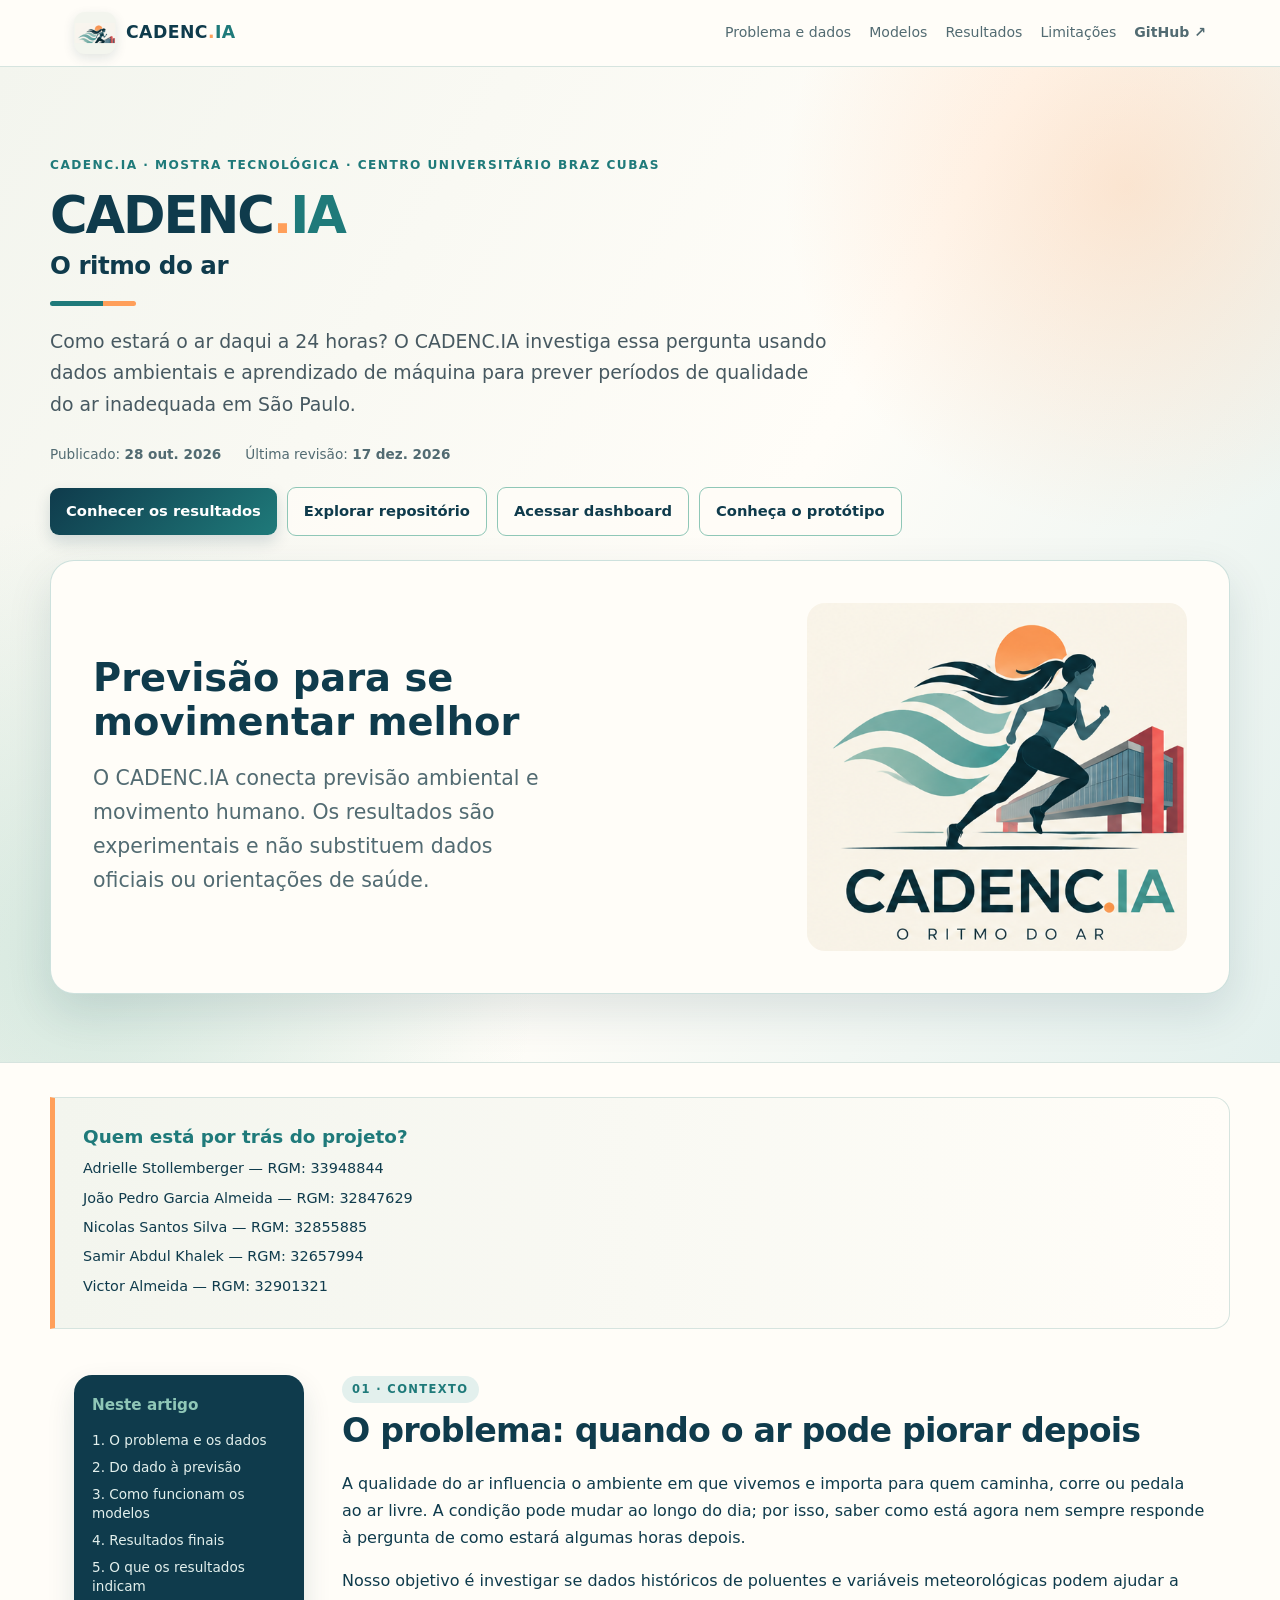
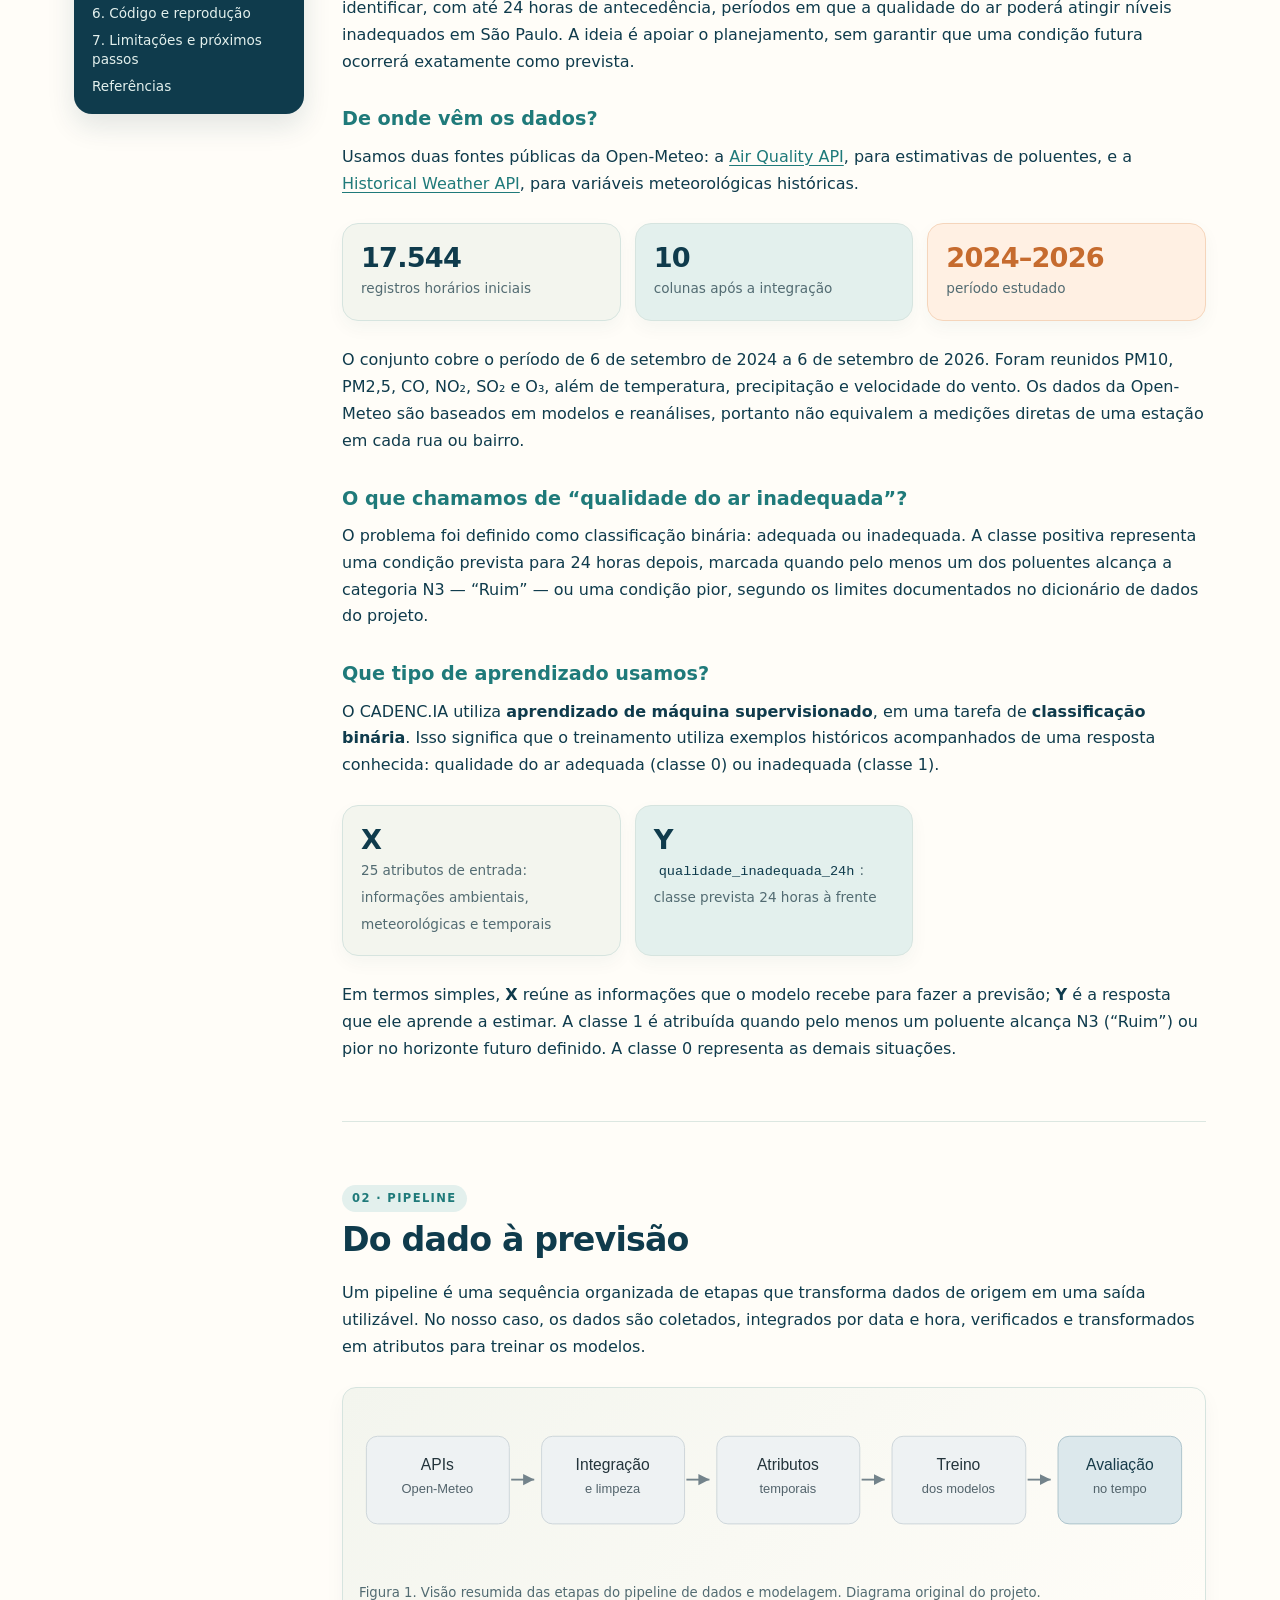
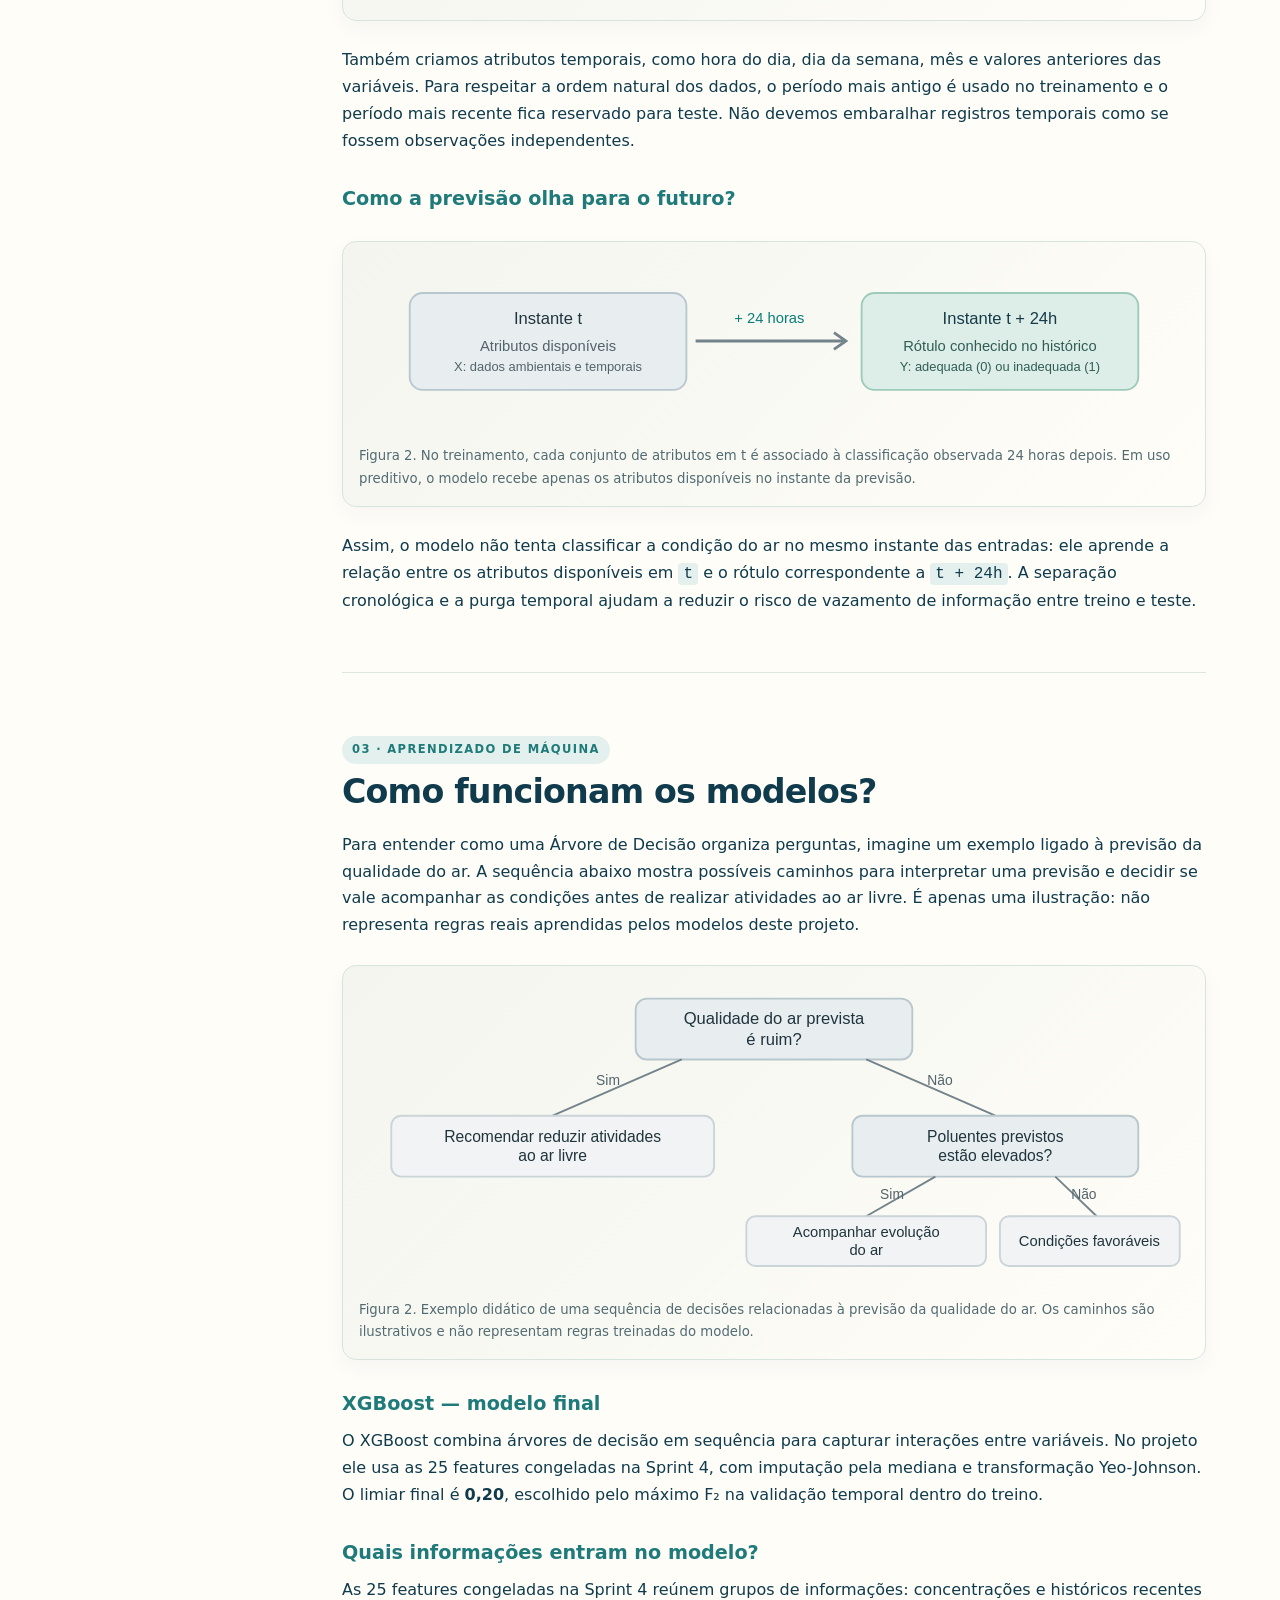
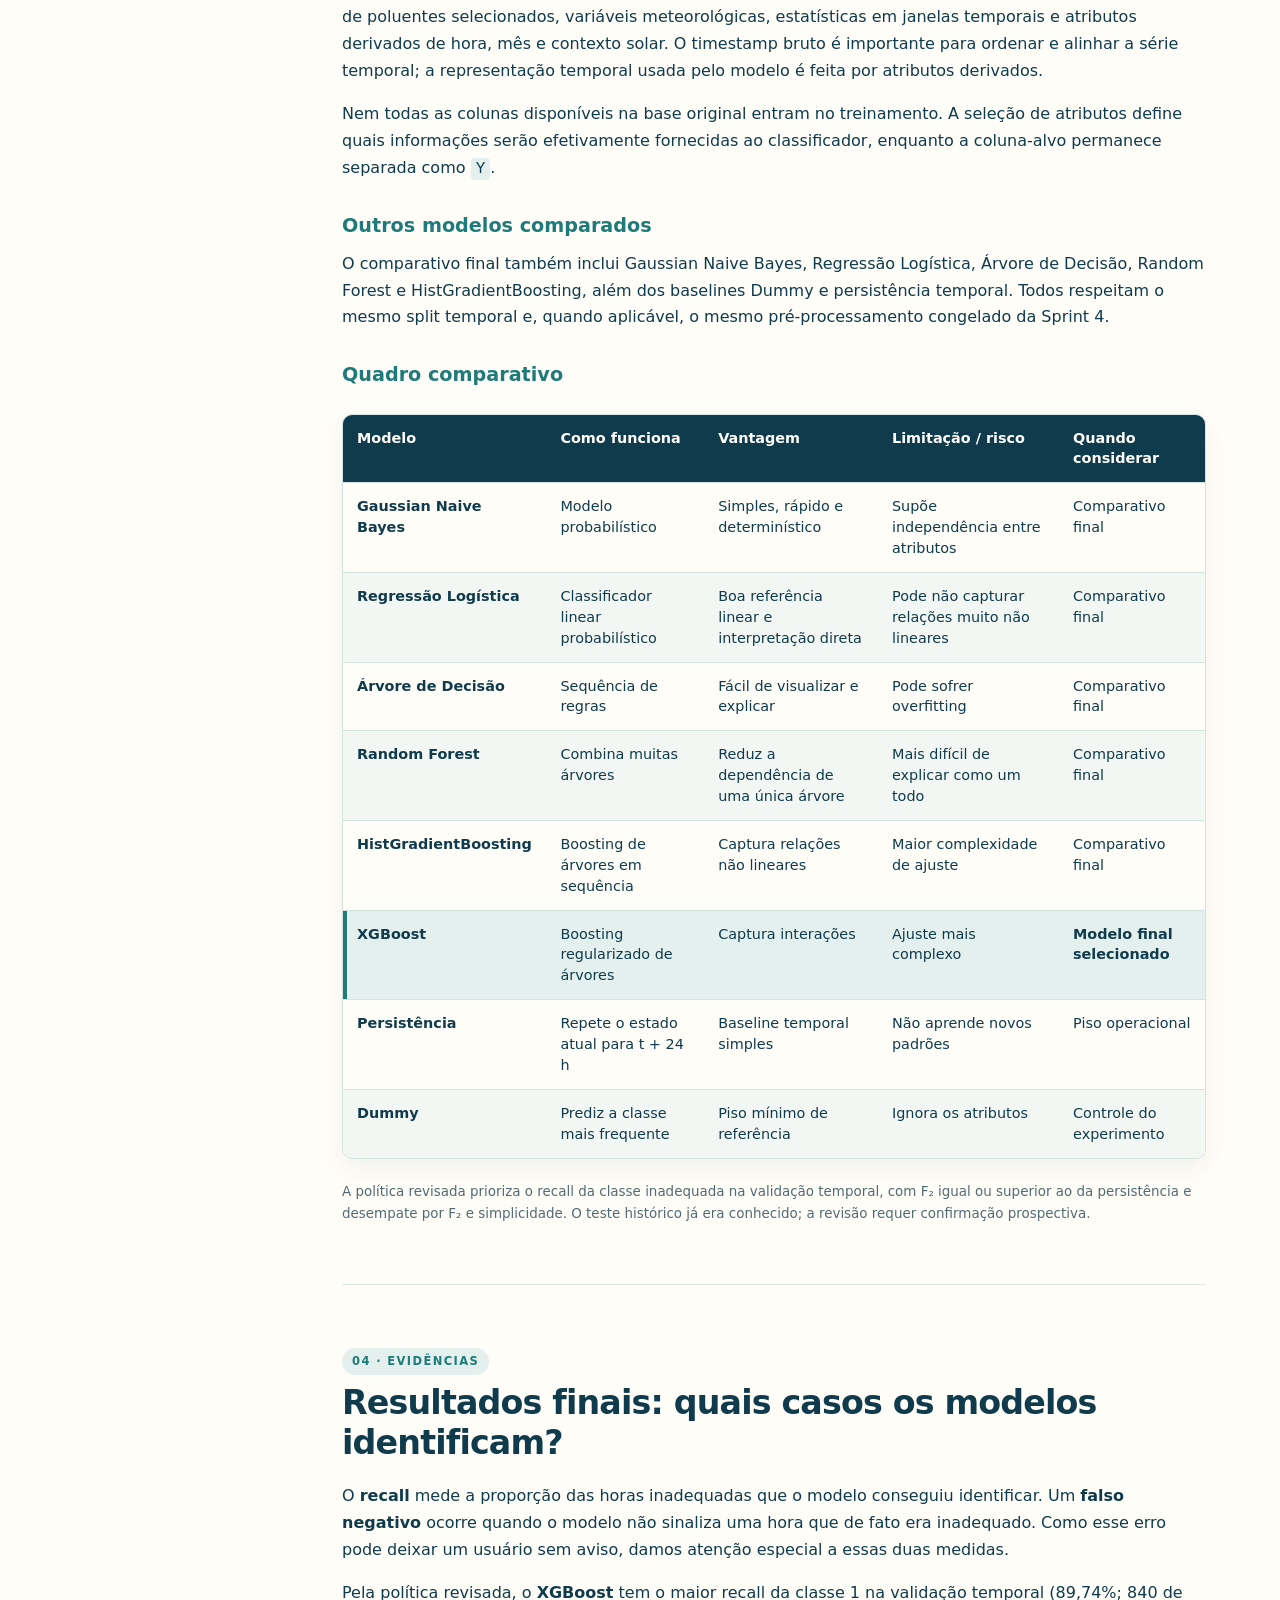
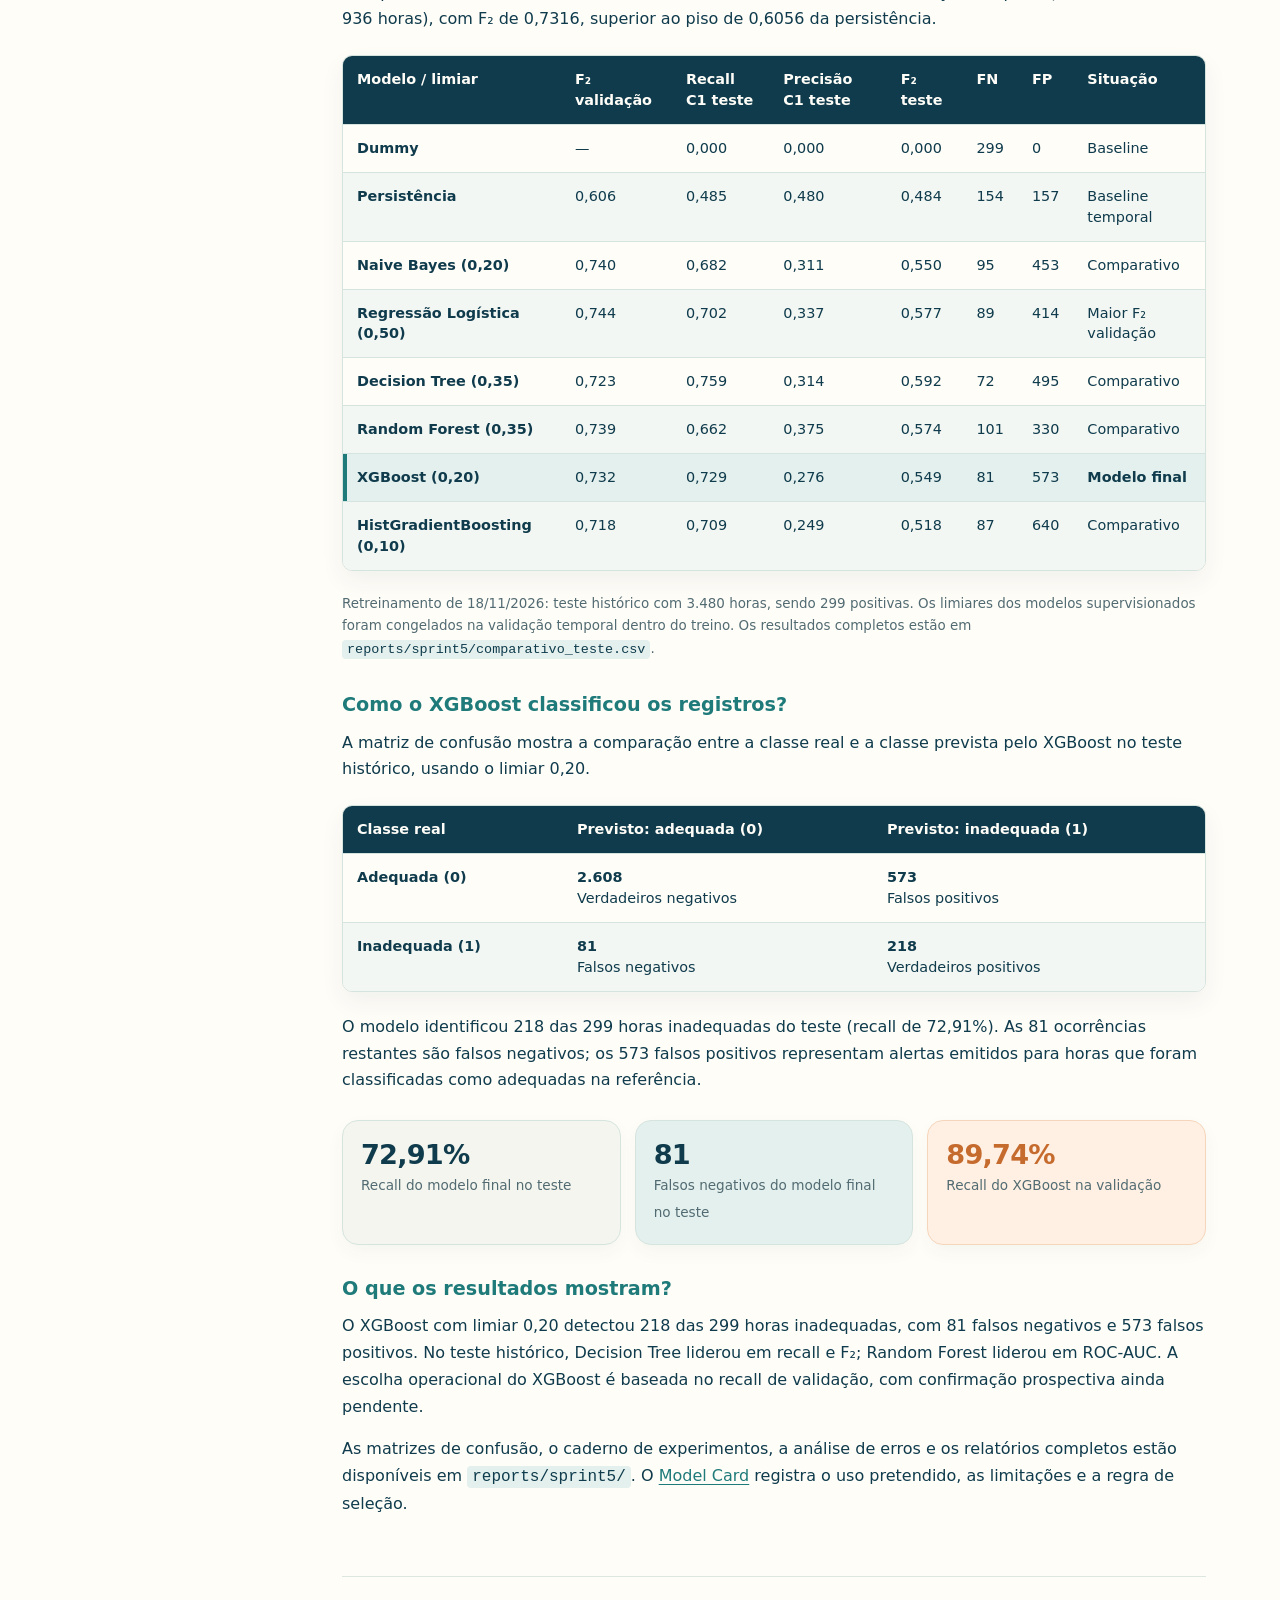
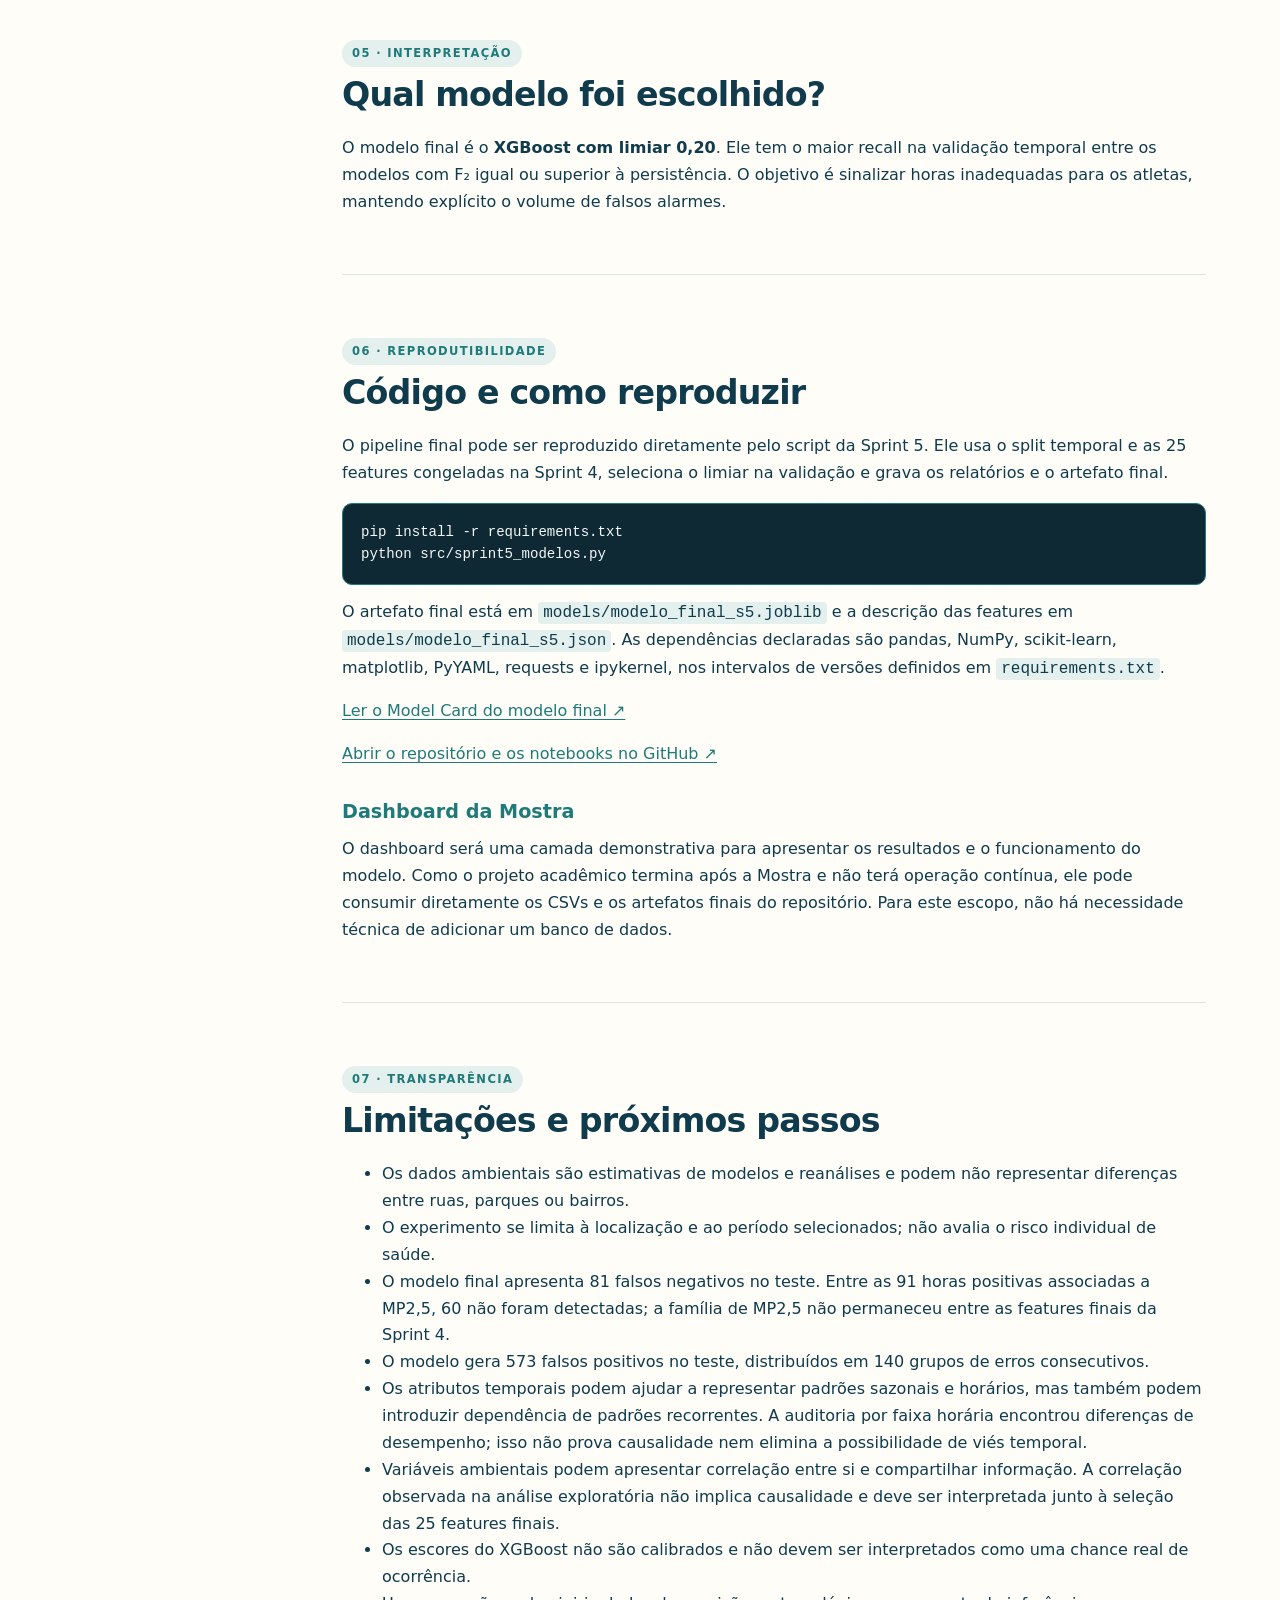
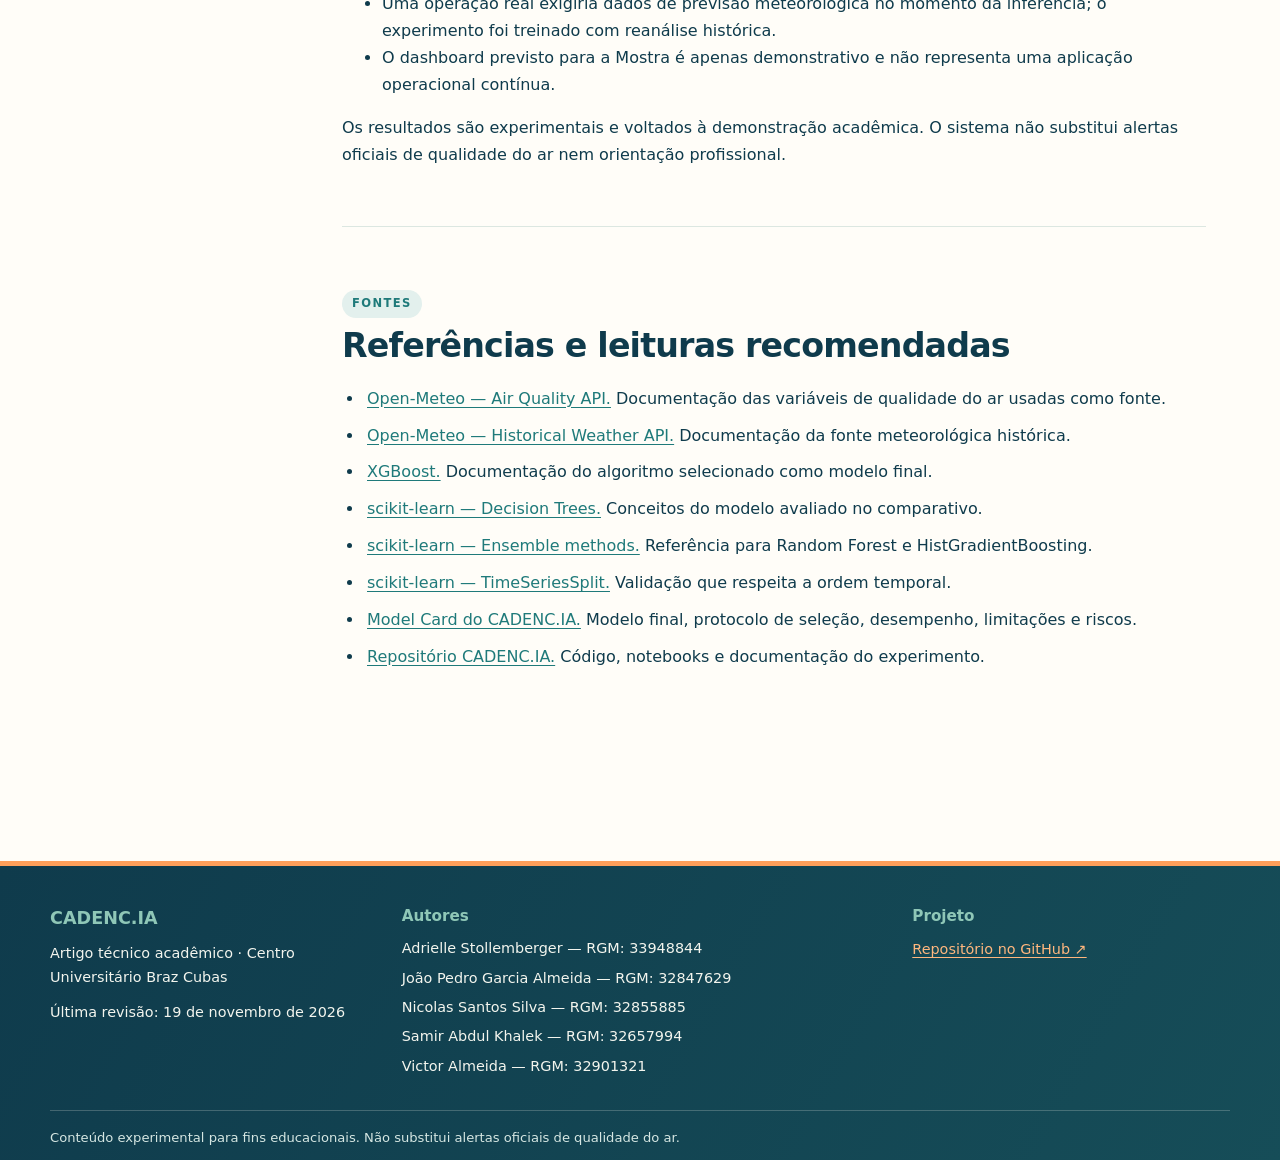
<file: docs/index.html>
<!doctype html>
<html lang="pt-BR">
<head>
  <meta charset="utf-8">
  <meta name="viewport" content="width=device-width, initial-scale=1">
  <meta name="description" content="CADENC.IA é um projeto de inteligência artificial para prever períodos de qualidade do ar inadequada em São Paulo.">
  <title>CADENC.IA | O ritmo do ar</title>
  <link rel="stylesheet" href="assets/style.css">
  <style>
    #inicio.hero {
      display: flex;
      flex-direction: column;
      align-items: stretch;
      gap: 24px;
    }
    #inicio .hero-copy,
    #inicio .hero-note {
      width: 100%;
      max-width: none;
      min-width: 0;
      margin-left: 0;
      margin-right: 0;
      box-sizing: border-box;
    }
    #inicio .hero-actions {
      display: flex;
      flex-wrap: wrap;
      align-items: center;
      gap: 10px;
      margin-top: 20px;
    }
    #inicio .hero-note {
      display: grid;
      grid-template-columns: minmax(0, 1fr) minmax(260px, 42%);
      align-items: center;
      gap: clamp(20px, 4vw, 55px);
      padding: clamp(22px, 4vw, 42px);
      text-align: left;
    }
    #inicio .hero-note-text { min-width: 0; }
    #inicio .hero-note .hero-logo {
      display: block;
      grid-column: 2;
      grid-row: 1;
      width: 100%;
      max-width: 380px;
      height: auto;
      object-fit: contain;
      justify-self: end;
      margin: 0;
    }
    
    /* Texto do quadro "Previsão para se movimentar melhor" —
       seletores reforçados + !important para vencer regras do assets/style.css */
    #inicio.hero .hero-note .hero-note-text h2 {
      margin: 0 0 18px !important;
      font-size: clamp(2rem, 3vw, 3rem) !important;
      line-height: 1.15 !important;
    }
    #inicio.hero .hero-note .hero-note-text p {
      margin: 0 !important;
      padding: 0 !important;
      font-size: clamp(1.2rem, 1.6vw, 1.55rem) !important;
      line-height: 1.65 !important;
      max-width: 36ch !important;
    }

    @media (max-width: 700px) {
      #inicio .hero-note {
        grid-template-columns: 1fr;
      }
      #inicio .hero-note .hero-logo {
        grid-column: 1;
        grid-row: auto;
        justify-self: center;
      }
      #inicio.hero .hero-note .hero-note-text h2 {
        font-size: clamp(1.7rem, 7vw, 2.3rem) !important;
      }
      #inicio.hero .hero-note .hero-note-text p {
        font-size: clamp(1.05rem, 4.2vw, 1.25rem) !important;
        max-width: none !important;
      }
    }
  </style>
</head>
<body>
  <a class="skip-link" href="#conteudo">Pular para o conteúdo</a>
  <header class="site-header">
    <div class="nav-wrap">
      <a class="brand" href="#inicio" aria-label="CADENC.IA, início">
        <img class="brand-mark" src="assets/cadencia-icone-clara.png" alt="" aria-hidden="true">
        <span>CADENC<span class="brand-dot">.</span><span class="brand-ia">IA</span></span>
      </a>
      <button class="menu-toggle" aria-expanded="false" aria-controls="site-nav">Menu</button>
      <nav id="site-nav" aria-label="Navegação principal">
        <a href="#problema">Problema e dados</a>
        <a href="#modelos">Modelos</a>
        <a href="#resultados">Resultados</a>
        <a href="#limitacoes">Limitações</a>
        <a class="nav-link" href="https://github.com/Adri22K/Projeto-TrilhaB" target="_blank" rel="noopener noreferrer">GitHub ↗</a>
      </nav>
    </div>
  </header>

  <main id="conteudo">
    <section class="hero" id="inicio">
      <div class="hero-copy">
        <p class="eyebrow">CADENC.IA · Mostra Tecnológica · Centro Universitário Braz Cubas</p>
        <h1><span class="wordmark">CADENC<span class="brand-dot">.</span><span class="brand-ia">IA</span></span><span class="hero-title-sub">O ritmo do ar</span></h1>
        <p class="hero-lead">Como estará o ar daqui a 24 horas? O CADENC.IA investiga essa pergunta usando dados ambientais e aprendizado de máquina para prever períodos de qualidade do ar inadequada em São Paulo.</p>
        <div class="meta-line"><span>Publicado: <strong>28 out. 2026</strong></span><span>Última revisão: <strong>17 dez. 2026</strong></span></div>
        <div class="hero-actions">
          <a class="button button-primary" href="#resultados">Conhecer os resultados</a>
          <a class="button button-secondary" href="https://github.com/Adri22K/Projeto-TrilhaB" target="_blank" rel="noopener noreferrer">Explorar repositório</a>
          <a class="button button-secondary" href="https://projeto-cadencia.streamlit.app/" target="_blank" rel="noopener noreferrer"> Acessar dashboard </a>    
          <a class="button button-secondary" href="https://act-frill-79350993.figma.site/" target="_blank" rel="noopener noreferrer"> Conheça o protótipo </a>
        </div>
      </div>
      
      <aside class="hero-note">
        <div class="hero-note-text">
          <h2>Previsão para se movimentar melhor</h2>
          <p>O CADENC.IA conecta previsão ambiental e movimento humano. Os resultados são experimentais e não substituem dados oficiais ou orientações de saúde.</p>
        </div>
        <img class="hero-logo" src="assets/cadencia-logo-clara.png" alt="Logo CADENC.IA em fundo claro, com pessoa correndo, linhas de vento, sol laranja e referência visual ao MASP">
      </aside>
    </section>

    <section class="authors-strip" aria-labelledby="autores-abertura">
      <h2 id="autores-abertura">Quem está por trás do projeto?</h2>
      <ul class="author-list">
        <li>Adrielle Stollemberger — RGM: 33948844</li>
        <li>João Pedro Garcia Almeida — RGM: 32847629</li>
        <li>Nicolas Santos Silva — RGM: 32855885</li>
        <li>Samir Abdul Khalek — RGM: 32657994</li>
        <li>Victor Almeida — RGM: 32901321</li>
      </ul>
    </section>

    <div class="content-grid">
      <aside class="toc">
        <h2>Neste artigo</h2>
        <nav aria-label="Índice do artigo">
          <a href="#problema">1. O problema e os dados</a>
          <a href="#pipeline">2. Do dado à previsão</a>
          <a href="#modelos">3. Como funcionam os modelos</a>
          <a href="#resultados">4. Resultados finais</a>
          <a href="#recomendacao">5. O que os resultados indicam</a>
          <a href="#reproducao">6. Código e reprodução</a>
          <a href="#limitacoes">7. Limitações e próximos passos</a>
          <a href="#referencias">Referências</a>
        </nav>
      </aside>

      <article class="article">
        <section id="problema">
          <p class="section-kicker">01 · Contexto</p>
          <h2>O problema: quando o ar pode piorar depois</h2>
          <p>A qualidade do ar influencia o ambiente em que vivemos e importa para quem caminha, corre ou pedala ao ar livre. A condição pode mudar ao longo do dia; por isso, saber como está agora nem sempre responde à pergunta de como estará algumas horas depois.</p>
          <p>Nosso objetivo é investigar se dados históricos de poluentes e variáveis meteorológicas podem ajudar a identificar, com até 24 horas de antecedência, períodos em que a qualidade do ar poderá atingir níveis inadequados em São Paulo. A ideia é apoiar o planejamento, sem garantir que uma condição futura ocorrerá exatamente como prevista.</p>
          <h3>De onde vêm os dados?</h3>
          <p>Usamos duas fontes públicas da Open-Meteo: a <a href="https://open-meteo.com/en/docs/air-quality-api" target="_blank" rel="noopener noreferrer">Air Quality API</a>, para estimativas de poluentes, e a <a href="https://open-meteo.com/en/docs/historical-weather-api" target="_blank" rel="noopener noreferrer">Historical Weather API</a>, para variáveis meteorológicas históricas.</p>
          <div class="stat-row">
            <div class="stat"><strong>17.544</strong><span>registros horários iniciais</span></div>
            <div class="stat"><strong>10</strong><span>colunas após a integração</span></div>
            <div class="stat"><strong>2024–2026</strong><span>período estudado</span></div>
          </div>
          <p>O conjunto cobre o período de 6 de setembro de 2024 a 6 de setembro de 2026. Foram reunidos PM10, PM2,5, CO, NO₂, SO₂ e O₃, além de temperatura, precipitação e velocidade do vento. Os dados da Open-Meteo são baseados em modelos e reanálises, portanto não equivalem a medições diretas de uma estação em cada rua ou bairro.</p>
          <h3>O que chamamos de “qualidade do ar inadequada”?</h3>
          <p>O problema foi definido como classificação binária: adequada ou inadequada. A classe positiva representa uma condição prevista para 24 horas depois, marcada quando pelo menos um dos poluentes alcança a categoria N3 — “Ruim” — ou uma condição pior, segundo os limites documentados no dicionário de dados do projeto.</p>
          <h3>Que tipo de aprendizado usamos?</h3>
          <p>O CADENC.IA utiliza <strong>aprendizado de máquina supervisionado</strong>, em uma tarefa de <strong>classificação binária</strong>. Isso significa que o treinamento utiliza exemplos históricos acompanhados de uma resposta conhecida: qualidade do ar adequada (classe 0) ou inadequada (classe 1).</p>
          <div class="stat-row">
            <div class="stat"><strong>X</strong><span>25 atributos de entrada: informações ambientais, meteorológicas e temporais</span></div>
            <div class="stat"><strong>Y</strong><span><code>qualidade_inadequada_24h</code>: classe prevista 24 horas à frente</span></div>
          </div>
          <p>Em termos simples, <strong>X</strong> reúne as informações que o modelo recebe para fazer a previsão; <strong>Y</strong> é a resposta que ele aprende a estimar. A classe 1 é atribuída quando pelo menos um poluente alcança N3 (“Ruim”) ou pior no horizonte futuro definido. A classe 0 representa as demais situações.</p>
        </section>

        <section id="pipeline">
          <p class="section-kicker">02 · Pipeline</p>
          <h2>Do dado à previsão</h2>
          <p>Um pipeline é uma sequência organizada de etapas que transforma dados de origem em uma saída utilizável. No nosso caso, os dados são coletados, integrados por data e hora, verificados e transformados em atributos para treinar os modelos.</p>
          <figure class="diagram">
            <svg viewBox="0 0 900 180" role="img" aria-labelledby="pipeline-title pipeline-desc">
              <title id="pipeline-title">Etapas do pipeline do CADENC.IA</title>
              <desc id="pipeline-desc">Fluxo da coleta em APIs públicas para integração e tratamento, criação de atributos, treinamento e avaliação temporal dos modelos.</desc>
              <defs><marker id="arrow" markerWidth="8" markerHeight="8" refX="6" refY="3" orient="auto"><path d="M0,0 L6,3 L0,6 Z" fill="#73838b"/></marker></defs>
              <g font-family="Arial, sans-serif" font-size="17" text-anchor="middle">
                <rect x="8" y="35" width="155" height="95" rx="12" fill="#eef2f3" stroke="#cbd4d8"/><text x="85" y="72" fill="#23343b">APIs</text><text x="85" y="96" fill="#52636b" font-size="14">Open-Meteo</text>
                <path d="M165 82 H190" stroke="#73838b" stroke-width="2" marker-end="url(#arrow)"/>
                <rect x="198" y="35" width="155" height="95" rx="12" fill="#eef2f3" stroke="#cbd4d8"/><text x="275" y="72" fill="#23343b">Integração</text><text x="275" y="96" fill="#52636b" font-size="14">e limpeza</text>
                <path d="M355 82 H380" stroke="#73838b" stroke-width="2" marker-end="url(#arrow)"/>
                <rect x="388" y="35" width="155" height="95" rx="12" fill="#eef2f3" stroke="#cbd4d8"/><text x="465" y="72" fill="#23343b">Atributos</text><text x="465" y="96" fill="#52636b" font-size="14">temporais</text>
                <path d="M545 82 H570" stroke="#73838b" stroke-width="2" marker-end="url(#arrow)"/>
                <rect x="578" y="35" width="145" height="95" rx="12" fill="#eef2f3" stroke="#cbd4d8"/><text x="650" y="72" fill="#23343b">Treino</text><text x="650" y="96" fill="#52636b" font-size="14">dos modelos</text>
                <path d="M725 82 H750" stroke="#73838b" stroke-width="2" marker-end="url(#arrow)"/>
                <rect x="758" y="35" width="134" height="95" rx="12" fill="#dce8ec" stroke="#a9c0c9"/><text x="825" y="72" fill="#173b49">Avaliação</text><text x="825" y="96" fill="#52636b" font-size="14">no tempo</text>
              </g>
            </svg>
            <figcaption>Figura 1. Visão resumida das etapas do pipeline de dados e modelagem. Diagrama original do projeto.</figcaption>
          </figure>
          <p>Também criamos atributos temporais, como hora do dia, dia da semana, mês e valores anteriores das variáveis. Para respeitar a ordem natural dos dados, o período mais antigo é usado no treinamento e o período mais recente fica reservado para teste. Não devemos embaralhar registros temporais como se fossem observações independentes.</p>
          <h3>Como a previsão olha para o futuro?</h3>
          <figure class="diagram">
            <svg viewBox="0 0 900 190" role="img" aria-labelledby="future-title future-desc">
              <title id="future-title">Previsão da qualidade do ar 24 horas à frente</title>
              <desc id="future-desc">As variáveis de entrada são observadas no instante t; o rótulo usado no treinamento corresponde à condição de qualidade do ar em t mais 24 horas.</desc>
              <g font-family="Arial, sans-serif" text-anchor="middle">
                <rect x="55" y="38" width="300" height="105" rx="14" fill="#e8eef0" stroke="#b8c7cd" stroke-width="2"/>
                <text x="205" y="72" font-size="18" fill="#20343d">Instante t</text>
                <text x="205" y="101" font-size="16" fill="#52636b">Atributos disponíveis</text>
                <text x="205" y="123" font-size="14" fill="#52636b">X: dados ambientais e temporais</text>
                <path d="M365 90 H525" stroke="#73838b" stroke-width="3"/>
                <path d="M515 81 L528 90 L515 99" fill="none" stroke="#73838b" stroke-width="3"/>
                <text x="445" y="70" font-size="16" fill="#087e78">+ 24 horas</text>
                <rect x="545" y="38" width="300" height="105" rx="14" fill="#dceee7" stroke="#9dcbbb" stroke-width="2"/>
                <text x="695" y="72" font-size="18" fill="#173b49">Instante t + 24h</text>
                <text x="695" y="101" font-size="16" fill="#315d55">Rótulo conhecido no histórico</text>
                <text x="695" y="123" font-size="14" fill="#315d55">Y: adequada (0) ou inadequada (1)</text>
              </g>
            </svg>
            <figcaption>Figura 2. No treinamento, cada conjunto de atributos em t é associado à classificação observada 24 horas depois. Em uso preditivo, o modelo recebe apenas os atributos disponíveis no instante da previsão.</figcaption>
          </figure>
          <p>Assim, o modelo não tenta classificar a condição do ar no mesmo instante das entradas: ele aprende a relação entre os atributos disponíveis em <code>t</code> e o rótulo correspondente a <code>t + 24h</code>. A separação cronológica e a purga temporal ajudam a reduzir o risco de vazamento de informação entre treino e teste.</p>
        </section>

        <section id="modelos">
          <p class="section-kicker">03 · Aprendizado de máquina</p>
          <h2>Como funcionam os modelos?</h2>
          <p>Para entender como uma Árvore de Decisão organiza perguntas, imagine um exemplo ligado à previsão da qualidade do ar. A sequência abaixo mostra possíveis caminhos para interpretar uma previsão e decidir se vale acompanhar as condições antes de realizar atividades ao ar livre. É apenas uma ilustração: não representa regras reais aprendidas pelos modelos deste projeto.</p>
          <figure class="diagram">
            <svg viewBox="0 0 900 330" role="img" aria-labelledby="tree-title tree-desc">
              <title id="tree-title">Exemplo didático de decisões sobre a qualidade do ar</title>
              <desc id="tree-desc">A pergunta inicial é se a qualidade do ar prevista é ruim. Se sim, recomenda-se reduzir atividades ao ar livre. Se não, verifica-se se os poluentes previstos estão elevados. Se estiverem, acompanha-se a evolução do ar; caso contrário, as condições são consideradas favoráveis neste exemplo ilustrativo.</desc>
              <g font-family="Arial, sans-serif" text-anchor="middle">
                <rect x="300" y="18" width="300" height="66" rx="12" fill="#e8eef0" stroke="#b8c7cd" stroke-width="2"/>
                <text x="450" y="46" font-size="18" fill="#20343d">Qualidade do ar prevista</text>
                <text x="450" y="68" font-size="18" fill="#20343d">é ruim?</text>
                <path d="M350 84 L210 145" stroke="#73838b" stroke-width="2" fill="none"/>
                <path d="M550 84 L690 145" stroke="#73838b" stroke-width="2" fill="none"/>
                <text x="270" y="112" font-size="15" fill="#52636b">Sim</text>
                <text x="630" y="112" font-size="15" fill="#52636b">Não</text>
                <rect x="35" y="145" width="350" height="66" rx="11" fill="#f1f3f4" stroke="#cbd4d8" stroke-width="2"/>
                <text x="210" y="173" font-size="17" fill="#20343d">Recomendar reduzir atividades</text>
                <text x="210" y="194" font-size="17" fill="#20343d">ao ar livre</text>
                <rect x="535" y="145" width="310" height="66" rx="11" fill="#e8eef0" stroke="#b8c7cd" stroke-width="2"/>
                <text x="690" y="173" font-size="17" fill="#20343d">Poluentes previstos</text>
                <text x="690" y="194" font-size="17" fill="#20343d">estão elevados?</text>
                <path d="M625 211 L550 254" stroke="#73838b" stroke-width="2" fill="none"/>
                <path d="M755 211 L800 254" stroke="#73838b" stroke-width="2" fill="none"/>
                <text x="578" y="235" font-size="15" fill="#52636b">Sim</text>
                <text x="786" y="235" font-size="15" fill="#52636b">Não</text>
                <rect x="420" y="254" width="260" height="54" rx="10" fill="#f1f3f4" stroke="#cbd4d8" stroke-width="2"/>
                <text x="550" y="276" font-size="16" fill="#20343d">Acompanhar evolução</text>
                <text x="550" y="296" font-size="16" fill="#20343d">do ar</text>
                <rect x="695" y="254" width="195" height="54" rx="10" fill="#f1f3f4" stroke="#cbd4d8" stroke-width="2"/>
                <text x="792" y="286" font-size="16" fill="#20343d">Condições favoráveis</text>
              </g>
            </svg>
            <figcaption>Figura 2. Exemplo didático de uma sequência de decisões relacionadas à previsão da qualidade do ar. Os caminhos são ilustrativos e não representam regras treinadas do modelo.</figcaption>
          </figure>
          <h3>XGBoost — modelo final</h3>
          <p>O XGBoost combina árvores de decisão em sequência para capturar interações entre variáveis. No projeto ele usa as 25 features congeladas na Sprint 4, com imputação pela mediana e transformação Yeo-Johnson. O limiar final é <strong>0,20</strong>, escolhido pelo máximo F₂ na validação temporal dentro do treino.</p>
          <h3>Quais informações entram no modelo?</h3>
          <p>As 25 features congeladas na Sprint 4 reúnem grupos de informações: concentrações e históricos recentes de poluentes selecionados, variáveis meteorológicas, estatísticas em janelas temporais e atributos derivados de hora, mês e contexto solar. O timestamp bruto é importante para ordenar e alinhar a série temporal; a representação temporal usada pelo modelo é feita por atributos derivados.</p>
          <p>Nem todas as colunas disponíveis na base original entram no treinamento. A seleção de atributos define quais informações serão efetivamente fornecidas ao classificador, enquanto a coluna-alvo permanece separada como <code>Y</code>.</p>
          <h3>Outros modelos comparados</h3>
          <p>O comparativo final também inclui Gaussian Naive Bayes, Regressão Logística, Árvore de Decisão, Random Forest e HistGradientBoosting, além dos baselines Dummy e persistência temporal. Todos respeitam o mesmo split temporal e, quando aplicável, o mesmo pré-processamento congelado da Sprint 4.</p>
          <h3>Quadro comparativo</h3>
          <div class="table-wrap">
            <table>
              <thead><tr><th>Modelo</th><th>Como funciona</th><th>Vantagem</th><th>Limitação / risco</th><th>Quando considerar</th></tr></thead>
              <tbody>
                <tr><th>Gaussian Naive Bayes</th><td>Modelo probabilístico</td><td>Simples, rápido e determinístico</td><td>Supõe independência entre atributos</td><td>Comparativo final</td></tr>
                <tr><th>Regressão Logística</th><td>Classificador linear probabilístico</td><td>Boa referência linear e interpretação direta</td><td>Pode não capturar relações muito não lineares</td><td>Comparativo final</td></tr>
                <tr><th>Árvore de Decisão</th><td>Sequência de regras</td><td>Fácil de visualizar e explicar</td><td>Pode sofrer overfitting</td><td>Comparativo final</td></tr>
                <tr><th>Random Forest</th><td>Combina muitas árvores</td><td>Reduz a dependência de uma única árvore</td><td>Mais difícil de explicar como um todo</td><td>Comparativo final</td></tr>
                <tr><th>HistGradientBoosting</th><td>Boosting de árvores em sequência</td><td>Captura relações não lineares</td><td>Maior complexidade de ajuste</td><td>Comparativo final</td></tr>
                <tr class="highlight"><th>XGBoost</th><td>Boosting regularizado de árvores</td><td>Captura interações</td><td>Ajuste mais complexo</td><td><strong>Modelo final selecionado</strong></td></tr>
                <tr><th>Persistência</th><td>Repete o estado atual para t + 24 h</td><td>Baseline temporal simples</td><td>Não aprende novos padrões</td><td>Piso operacional</td></tr>
                <tr><th>Dummy</th><td>Prediz a classe mais frequente</td><td>Piso mínimo de referência</td><td>Ignora os atributos</td><td>Controle do experimento</td></tr>
              </tbody>
            </table>
          </div>
          <p class="small-note">A política revisada prioriza o recall da classe inadequada na validação temporal, com F₂ igual ou superior ao da persistência e desempate por F₂ e simplicidade. O teste histórico já era conhecido; a revisão requer confirmação prospectiva.</p>
        </section>

        <section id="resultados">
          <p class="section-kicker">04 · Evidências</p>
          <h2>Resultados finais: quais casos os modelos identificam?</h2>
          <p>O <strong>recall</strong> mede a proporção das horas inadequadas que o modelo conseguiu identificar. Um <strong>falso negativo</strong> ocorre quando o modelo não sinaliza uma hora que de fato era inadequado. Como esse erro pode deixar um usuário sem aviso, damos atenção especial a essas duas medidas.</p>
          <p>Pela política revisada, o <strong>XGBoost</strong> tem o maior recall da classe 1 na validação temporal (89,74%; 840 de 936 horas), com F₂ de 0,7316, superior ao piso de 0,6056 da persistência.</p>
          <div class="table-wrap">
            <table>
              <thead><tr><th>Modelo / limiar</th><th>F₂ validação</th><th>Recall C1 teste</th><th>Precisão C1 teste</th><th>F₂ teste</th><th>FN</th><th>FP</th><th>Situação</th></tr></thead>
              <tbody>
                <tr><th>Dummy</th><td>—</td><td>0,000</td><td>0,000</td><td>0,000</td><td>299</td><td>0</td><td>Baseline</td></tr>
                <tr><th>Persistência</th><td>0,606</td><td>0,485</td><td>0,480</td><td>0,484</td><td>154</td><td>157</td><td>Baseline temporal</td></tr>
                <tr><th>Naive Bayes (0,20)</th><td>0,740</td><td>0,682</td><td>0,311</td><td>0,550</td><td>95</td><td>453</td><td>Comparativo</td></tr>
                <tr><th>Regressão Logística (0,50)</th><td>0,744</td><td>0,702</td><td>0,337</td><td>0,577</td><td>89</td><td>414</td><td>Maior F₂ validação</td></tr>
                <tr><th>Decision Tree (0,35)</th><td>0,723</td><td>0,759</td><td>0,314</td><td>0,592</td><td>72</td><td>495</td><td>Comparativo</td></tr>
                <tr><th>Random Forest (0,35)</th><td>0,739</td><td>0,662</td><td>0,375</td><td>0,574</td><td>101</td><td>330</td><td>Comparativo</td></tr>
                <tr class="highlight"><th>XGBoost (0,20)</th><td>0,732</td><td>0,729</td><td>0,276</td><td>0,549</td><td>81</td><td>573</td><td><strong>Modelo final</strong></td></tr>
                <tr><th>HistGradientBoosting (0,10)</th><td>0,718</td><td>0,709</td><td>0,249</td><td>0,518</td><td>87</td><td>640</td><td>Comparativo</td></tr>
              </tbody>
            </table>
          </div>
          <p class="small-note">Retreinamento de 18/11/2026: teste histórico com 3.480 horas, sendo 299 positivas. Os limiares dos modelos supervisionados foram congelados na validação temporal dentro do treino. Os resultados completos estão em <code>reports/sprint5/comparativo_teste.csv</code>.</p>
          <h3>Como o XGBoost classificou os registros?</h3>
          <p>A matriz de confusão mostra a comparação entre a classe real e a classe prevista pelo XGBoost no teste histórico, usando o limiar 0,20.</p>
          <div class="table-wrap">
            <table>
              <thead><tr><th>Classe real</th><th>Previsto: adequada (0)</th><th>Previsto: inadequada (1)</th></tr></thead>
              <tbody>
                <tr><th>Adequada (0)</th><td><strong>2.608</strong><br>Verdadeiros negativos</td><td><strong>573</strong><br>Falsos positivos</td></tr>
                <tr><th>Inadequada (1)</th><td><strong>81</strong><br>Falsos negativos</td><td><strong>218</strong><br>Verdadeiros positivos</td></tr>
              </tbody>
            </table>
          </div>
          <p>O modelo identificou 218 das 299 horas inadequadas do teste (recall de 72,91%). As 81 ocorrências restantes são falsos negativos; os 573 falsos positivos representam alertas emitidos para horas que foram classificadas como adequadas na referência.</p>
          <div class="stat-row">
            <div class="stat"><strong>72,91%</strong><span>Recall do modelo final no teste</span></div>
            <div class="stat"><strong>81</strong><span>Falsos negativos do modelo final no teste</span></div>
            <div class="stat"><strong>89,74%</strong><span>Recall do XGBoost na validação</span></div>
          </div>
          <h3>O que os resultados mostram?</h3>
          <p>O XGBoost com limiar 0,20 detectou 218 das 299 horas inadequadas, com 81 falsos negativos e 573 falsos positivos. No teste histórico, Decision Tree liderou em recall e F₂; Random Forest liderou em ROC-AUC. A escolha operacional do XGBoost é baseada no recall de validação, com confirmação prospectiva ainda pendente.</p>
          <p>As matrizes de confusão, o caderno de experimentos, a análise de erros e os relatórios completos estão disponíveis em <code>reports/sprint5/</code>. O <a class="text-link" href="Model_Card.md">Model Card</a> registra o uso pretendido, as limitações e a regra de seleção.</p>
        </section>

        <section id="recomendacao">
          <p class="section-kicker">05 · Interpretação</p>
          <h2>Qual modelo foi escolhido?</h2>
          <p>O modelo final é o <strong>XGBoost com limiar 0,20</strong>. Ele tem o maior recall na validação temporal entre os modelos com F₂ igual ou superior à persistência. O objetivo é sinalizar horas inadequadas para os atletas, mantendo explícito o volume de falsos alarmes.</p>
        </section>

        <section id="reproducao">
          <p class="section-kicker">06 · Reprodutibilidade</p>
          <h2>Código e como reproduzir</h2>
          <p>O pipeline final pode ser reproduzido diretamente pelo script da Sprint 5. Ele usa o split temporal e as 25 features congeladas na Sprint 4, seleciona o limiar na validação e grava os relatórios e o artefato final.</p>
          <pre><code>pip install -r requirements.txt
python src/sprint5_modelos.py</code></pre>
          <p>O artefato final está em <code>models/modelo_final_s5.joblib</code> e a descrição das features em <code>models/modelo_final_s5.json</code>. As dependências declaradas são pandas, NumPy, scikit-learn, matplotlib, PyYAML, requests e ipykernel, nos intervalos de versões definidos em <code>requirements.txt</code>.</p>
          <p><a class="text-link" href="Model_Card.md">Ler o Model Card do modelo final ↗</a></p>
          <p><a class="text-link" href="https://github.com/Adri22K/Projeto-TrilhaB" target="_blank" rel="noopener noreferrer">Abrir o repositório e os notebooks no GitHub ↗</a></p>
          <h3>Dashboard da Mostra</h3>
          <p>O dashboard será uma camada demonstrativa para apresentar os resultados e o funcionamento do modelo. Como o projeto acadêmico termina após a Mostra e não terá operação contínua, ele pode consumir diretamente os CSVs e os artefatos finais do repositório. Para este escopo, não há necessidade técnica de adicionar um banco de dados.</p>
        </section>

        <section id="limitacoes">
          <p class="section-kicker">07 · Transparência</p>
          <h2>Limitações e próximos passos</h2>
          <ul>
            <li>Os dados ambientais são estimativas de modelos e reanálises e podem não representar diferenças entre ruas, parques ou bairros.</li>
            <li>O experimento se limita à localização e ao período selecionados; não avalia o risco individual de saúde.</li>
            <li>O modelo final apresenta 81 falsos negativos no teste. Entre as 91 horas positivas associadas a MP2,5, 60 não foram detectadas; a família de MP2,5 não permaneceu entre as features finais da Sprint 4.</li>
            <li>O modelo gera 573 falsos positivos no teste, distribuídos em 140 grupos de erros consecutivos.</li>
            <li>Os atributos temporais podem ajudar a representar padrões sazonais e horários, mas também podem introduzir dependência de padrões recorrentes. A auditoria por faixa horária encontrou diferenças de desempenho; isso não prova causalidade nem elimina a possibilidade de viés temporal.</li>
            <li>Variáveis ambientais podem apresentar correlação entre si e compartilhar informação. A correlação observada na análise exploratória não implica causalidade e deve ser interpretada junto à seleção das 25 features finais.</li>
            <li>Os escores do XGBoost não são calibrados e não devem ser interpretados como uma chance real de ocorrência.</li>
            <li>Uma operação real exigiria dados de previsão meteorológica no momento da inferência; o experimento foi treinado com reanálise histórica.</li>
            <li>O dashboard previsto para a Mostra é apenas demonstrativo e não representa uma aplicação operacional contínua.</li>
          </ul>
          <p>Os resultados são experimentais e voltados à demonstração acadêmica. O sistema não substitui alertas oficiais de qualidade do ar nem orientação profissional.</p>
        </section>

        <section id="referencias">
          <p class="section-kicker">Fontes</p>
          <h2>Referências e leituras recomendadas</h2>
          <ul class="reference-list">
            <li><a href="https://open-meteo.com/en/docs/air-quality-api" target="_blank" rel="noopener noreferrer">Open-Meteo — Air Quality API.</a> Documentação das variáveis de qualidade do ar usadas como fonte.</li>
            <li><a href="https://open-meteo.com/en/docs/historical-weather-api" target="_blank" rel="noopener noreferrer">Open-Meteo — Historical Weather API.</a> Documentação da fonte meteorológica histórica.</li>
            <li><a href="https://xgboost.readthedocs.io/" target="_blank" rel="noopener noreferrer">XGBoost.</a> Documentação do algoritmo selecionado como modelo final.</li>
            <li><a href="https://scikit-learn.org/stable/modules/tree.html" target="_blank" rel="noopener noreferrer">scikit-learn — Decision Trees.</a> Conceitos do modelo avaliado no comparativo.</li>
            <li><a href="https://scikit-learn.org/stable/modules/ensemble.html" target="_blank" rel="noopener noreferrer">scikit-learn — Ensemble methods.</a> Referência para Random Forest e HistGradientBoosting.</li>
            <li><a href="https://scikit-learn.org/stable/modules/generated/sklearn.model_selection.TimeSeriesSplit.html" target="_blank" rel="noopener noreferrer">scikit-learn — TimeSeriesSplit.</a> Validação que respeita a ordem temporal.</li>
            <li><a href="Model_Card.md">Model Card do CADENC.IA.</a> Modelo final, protocolo de seleção, desempenho, limitações e riscos.</li>
            <li><a href="https://github.com/Adri22K/Projeto-TrilhaB" target="_blank" rel="noopener noreferrer">Repositório CADENC.IA.</a> Código, notebooks e documentação do experimento.</li>
          </ul>
        </section>
      </article>
    </div>
  </main>

  <footer class="site-footer">
    <div class="footer-grid">
      <div>
        <h2>CADENC.IA</h2>
        <p>Artigo técnico acadêmico · Centro Universitário Braz Cubas</p>
        <p>Última revisão: 19 de novembro de 2026</p>
      </div>
      <div>
        <h3>Autores</h3>
        <ul class="author-list">
          <li>Adrielle Stollemberger — RGM: 33948844</li>
          <li>João Pedro Garcia Almeida — RGM: 32847629</li>
          <li>Nicolas Santos Silva — RGM: 32855885</li>
          <li>Samir Abdul Khalek — RGM: 32657994</li>
          <li>Victor Almeida — RGM: 32901321</li>
        </ul>
      </div>
      <div>
        <h3>Projeto</h3>
        <p><a href="https://github.com/Adri22K/Projeto-TrilhaB" target="_blank" rel="noopener noreferrer">Repositório no GitHub ↗</a></p>
      </div>
    </div>
    <p class="footer-bottom">Conteúdo experimental para fins educacionais. Não substitui alertas oficiais de qualidade do ar.</p>
  </footer>
  <script src="assets/script.js"></script>
</body>
</html>
</file>
<file: docs/assets/style.css>
/* CADENC.IA — estilos responsivos para GitHub Pages */
:root {
  --ink: #0f3b4c;
  --muted: #526b72;
  --line: #d9e5e3;
  --paper: #ffffff;
  --soft: #f3f5ee;
  --soft-blue: #e3f0ed;
  --accent: #1f7a7a;
  --accent-dark: #0f3b4c;
  --warning: #f6f2e9;
  --max: 1180px;
}
* { box-sizing: border-box; }
html { scroll-behavior: smooth; scroll-padding-top: 88px; }
body { margin: 0; font-family: system-ui, -apple-system, BlinkMacSystemFont, "Segoe UI", sans-serif; color: var(--ink); background: var(--paper); line-height: 1.68; }
a { color: var(--accent); text-underline-offset: 3px; }
a:hover { color: var(--accent-dark); }
a:focus-visible, button:focus-visible { outline: 3px solid #8aaab7; outline-offset: 3px; }
.skip-link { position: absolute; left: -9999px; top: 8px; padding: 8px 12px; background: white; z-index: 100; }
.skip-link:focus { left: 8px; }
.site-header { background: rgba(255,255,255,.97); border-bottom: 1px solid var(--line); position: sticky; top: 0; z-index: 20; }
.nav-wrap { max-width: var(--max); margin: auto; padding: 12px 24px; display: flex; gap: 24px; align-items: center; justify-content: space-between; }
.brand { display: flex; align-items: center; gap: 10px; color: var(--ink); font-weight: 750; text-decoration: none; white-space: nowrap; }
.brand-mark { display: grid; place-items: center; width: 36px; height: 36px; border-radius: 10px; background: var(--accent-dark); color: #8fc7b7; font-size: 13px; letter-spacing: .04em; }
.brand-dot { color: #ff9f5a; }
.brand-ia { color: #1f7a7a; }
.hero-logo { display: block; width: min(100%, 230px); height: auto; margin: 0 auto 16px; border-radius: 14px; }
#site-nav { display: flex; align-items: center; gap: 18px; }
#site-nav a { font-size: .88rem; text-decoration: none; color: var(--muted); }
#site-nav a:hover { color: var(--accent-dark); }
.nav-link { font-weight: 700; }
.menu-toggle { display: none; background: white; border: 1px solid var(--line); border-radius: 8px; padding: 7px 10px; color: var(--ink); }
.hero { max-width: var(--max); margin: 0 auto; padding: 72px 24px 56px; display: grid; grid-template-columns: minmax(0, 1.65fr) minmax(250px, .75fr); gap: 56px; align-items: center; }
.eyebrow, .section-kicker { color: var(--accent); text-transform: uppercase; letter-spacing: .12em; font-size: .76rem; font-weight: 800; }
h1 { font-size: clamp(2.3rem, 4vw, 4rem); line-height: 1.08; letter-spacing: -.04em; margin: 12px 0 20px; max-width: 850px; }
.hero-lead { color: #475961; font-size: 1.18rem; max-width: 780px; }
.meta-line { display: flex; gap: 24px; flex-wrap: wrap; color: var(--muted); font-size: .85rem; margin: 22px 0; }
.hero-actions { display: flex; gap: 12px; flex-wrap: wrap; margin-top: 26px; }
.button { display: inline-flex; align-items: center; justify-content: center; padding: 11px 16px; border-radius: 9px; text-decoration: none; font-weight: 700; font-size: .92rem; }
.button-primary { color: white; background: var(--accent-dark); }
.button-primary:hover { color: white; background: #254f60; }
.button-secondary { color: var(--accent-dark); border: 1px solid #bdcbd1; background: white; }
.hero-note { background: var(--soft); border: 1px solid var(--line); border-radius: 16px; padding: 26px; }
.note-icon { display: inline-grid; place-items: center; width: 38px; height: 38px; background: white; border: 1px solid var(--line); border-radius: 11px; color: var(--accent); font-weight: 800; }
.hero-note h2 { font-size: 1.18rem; line-height: 1.3; margin: 16px 0 8px; }
.hero-note p { color: var(--muted); margin-bottom: 0; font-size: .94rem; }
.authors-strip { max-width: var(--max); margin: 0 auto 40px; padding: 22px 24px; border-top: 1px solid var(--line); border-bottom: 1px solid var(--line); }
.authors-strip h2 { font-size: 1rem; margin: 0 0 5px; }
.authors-strip p { margin: 3px 0; }
.small-note { color: var(--muted); font-size: .84rem; }
.content-grid { max-width: var(--max); margin: 0 auto; padding: 0 24px 70px; display: grid; grid-template-columns: 230px minmax(0, 1fr); gap: 54px; align-items: start; }
.toc { position: sticky; top: 88px; border: 1px solid var(--line); border-radius: 12px; padding: 18px; background: #fff; }
.toc h2 { font-size: .95rem; margin: 0 0 12px; }
.toc nav { display: grid; gap: 8px; }
.toc a { color: var(--muted); text-decoration: none; font-size: .85rem; line-height: 1.4; }
.toc a:hover { color: var(--accent); text-decoration: underline; }
.article { min-width: 0; }
.article section { margin-bottom: 62px; }
.article h2 { font-size: clamp(1.7rem, 2.6vw, 2.35rem); line-height: 1.2; letter-spacing: -.025em; margin: 4px 0 20px; }
.article h3 { font-size: 1.2rem; margin: 28px 0 8px; }
.article p { margin: 0 0 16px; }
.section-kicker { margin-bottom: 4px !important; }
.stat-row { display: grid; grid-template-columns: repeat(3, 1fr); gap: 12px; margin: 26px 0; }
.stat { background: var(--soft); border: 1px solid var(--line); padding: 18px; border-radius: 12px; }
.stat strong { display: block; font-size: 1.7rem; line-height: 1.2; letter-spacing: -.03em; }
.stat span { color: var(--muted); font-size: .85rem; }
.diagram { margin: 26px 0; padding: 16px; border: 1px solid var(--line); border-radius: 14px; background: #fff; }
.diagram svg { display: block; width: 100%; height: auto; }
figcaption { color: var(--muted); font-size: .83rem; margin-top: 12px; }
.pending-box { padding: 16px 18px; background: var(--warning); border: 1px solid #e6dcc8; border-left: 4px solid #a18b60; border-radius: 8px; margin: 18px 0; font-size: .94rem; }
.table-wrap { overflow-x: auto; margin: 22px 0; border: 1px solid var(--line); border-radius: 10px; }
table { width: 100%; border-collapse: collapse; font-size: .9rem; line-height: 1.45; }
th, td { text-align: left; vertical-align: top; padding: 13px 14px; border-bottom: 1px solid var(--line); }
thead th { background: var(--soft-blue); font-weight: 750; }
tbody tr:nth-child(even) { background: #fafbfb; }
tbody tr:last-child th, tbody tr:last-child td { border-bottom: 0; }
.highlight { background: #e9f3ef !important; }
.pending-row { color: var(--muted); font-style: italic; }
pre { overflow-x: auto; padding: 18px; border-radius: 10px; background: #202a30; color: #f4f7f8; line-height: 1.55; font-size: .88rem; }
code { font-family: ui-monospace, SFMono-Regular, Menlo, Consolas, monospace; }
:not(pre) > code { background: var(--soft); padding: 2px 5px; border-radius: 4px; }
.reference-list { padding-left: 22px; }
.reference-list li { padding-left: 3px; margin-bottom: 10px; }
.site-footer { background: #f3f6f7; border-top: 1px solid var(--line); padding: 38px 24px 18px; }
.footer-grid { max-width: var(--max); margin: auto; display: grid; grid-template-columns: 1fr 1.5fr 1fr; gap: 34px; }

.author-list { list-style: none; margin: 0; padding: 0; }
.author-list li { margin: 0 0 7px; font-size: .9rem; line-height: 1.55; }
.footer-grid h2 { font-size: 1.1rem; margin: 0 0 8px; }
.footer-grid h3 { font-size: .95rem; margin: 0 0 8px; }
.footer-grid p { margin: 4px 0 10px; font-size: .9rem; }
.footer-bottom { max-width: var(--max); margin: 26px auto 0; padding-top: 16px; border-top: 1px solid var(--line); color: var(--muted); font-size: .82rem; }
@media (max-width: 920px) {
  .nav-wrap { flex-wrap: wrap; }
  .menu-toggle { display: block; }
  #site-nav { display: none; width: 100%; flex-direction: column; align-items: flex-start; gap: 12px; padding: 10px 0 4px; }
  #site-nav.open { display: flex; }
  .hero { grid-template-columns: 1fr; gap: 28px; padding-top: 46px; }
  .hero-note { max-width: 680px; }
  .content-grid { grid-template-columns: 1fr; gap: 28px; }
  .toc { position: static; }
  .toc nav { grid-template-columns: repeat(2, minmax(0, 1fr)); }
  .footer-grid { grid-template-columns: 1fr 1fr; }
}
@media (max-width: 580px) {
  .hero { padding: 38px 18px 32px; }
  .nav-wrap, .content-grid, .authors-strip { padding-left: 18px; padding-right: 18px; }
  h1 { font-size: 2.35rem; }
  .stat-row { grid-template-columns: 1fr; }
  .toc nav { grid-template-columns: 1fr; }
  .footer-grid { grid-template-columns: 1fr; gap: 18px; }
  th, td { padding: 10px; min-width: 100px; }
  .diagram { padding: 8px; }
}

/* Identidade visual CADENC.IA: mais contraste, cor e ritmo visual */
:root {
  --ink: #0f3b4c;
  --muted: #526b72;
  --line: #d6e4df;
  --paper: #fffdf8;
  --soft: #f3f5ee;
  --soft-blue: #e3f0ed;
  --accent: #1f7a7a;
  --accent-dark: #0f3b4c;
  --mint: #8fc7b7;
  --orange: #ff9f5a;
  --max: 1180px;
}
body { background: #fffdf8; }
.site-header { background: rgba(255,253,248,.94); backdrop-filter: blur(12px); }
.brand { font-size: 1.08rem; letter-spacing: .025em; }
.brand-mark { position: relative; background: linear-gradient(145deg, #1f7a7a, #0f3b4c); color: #f3f5ee; box-shadow: 0 5px 14px rgba(15,59,76,.18); }
.brand-mark::after { content: ''; position: absolute; width: 8px; height: 8px; border-radius: 50%; background: var(--orange); right: 4px; top: 4px; }
#site-nav a { transition: color .18s ease; }
#site-nav a:hover { color: #d96f2c; }
.hero { max-width: none; padding: 76px max(24px, calc((100vw - var(--max))/2)) 68px; background: radial-gradient(circle at 88% 12%, rgba(255,159,90,.24), transparent 24%), radial-gradient(circle at 7% 90%, rgba(143,199,183,.35), transparent 30%), linear-gradient(120deg, #f3f5ee 0%, #fffdf8 56%, #e3f0ed 100%); border-bottom: 1px solid #d6e4df; }
.hero h1 { color: var(--ink); }
.hero h1::after { content: ''; display: block; width: 86px; height: 5px; margin-top: 20px; border-radius: 20px; background: linear-gradient(90deg, #1f7a7a 0 62%, #ff9f5a 62%); }
.eyebrow, .section-kicker { color: #1f7a7a; }
.hero-note { background: #fffdf8; border: 1px solid rgba(31,122,122,.22); border-radius: 24px; padding: 18px; box-shadow: 0 18px 45px rgba(15,59,76,.12); overflow: hidden; }
.hero-logo { width: 100%; max-width: 360px; border-radius: 18px; mix-blend-mode: multiply; }
.hero-note h2 { color: #0f3b4c; }
.hero-note p { padding: 0 8px 8px; }
.button { transition: transform .18s ease, box-shadow .18s ease; }
.button:hover { transform: translateY(-2px); box-shadow: 0 8px 18px rgba(15,59,76,.14); }
.button-primary { background: linear-gradient(135deg, #0f3b4c, #1f7a7a); box-shadow: 0 7px 16px rgba(15,59,76,.16); }
.button-secondary { background: rgba(255,253,248,.78); border-color: #8fc7b7; }
.authors-strip { margin-top: 34px; margin-bottom: 46px; border: 1px solid #d6e4df; border-left: 5px solid #ff9f5a; border-radius: 0 16px 16px 0; background: linear-gradient(90deg, #f3f5ee, #fffdf8); padding: 24px 28px; }
.authors-strip h2 { color: #1f7a7a; font-size: 1.15rem; }
.content-grid { gap: 38px; }
.toc { background: #0f3b4c; color: #f3f5ee; border: 0; border-radius: 18px; box-shadow: 0 12px 28px rgba(15,59,76,.12); }
.toc h2 { color: #8fc7b7; }
.toc a { color: #e3f0ed; }
.toc a:hover { color: #ffb77e; }
.article section { padding: 0 0 42px; border-bottom: 1px solid #dce7e1; }
.article section:last-child { border-bottom: 0; }
.article h2 { color: #0f3b4c; }
.article h3 { color: #1f7a7a; }
.section-kicker { display: inline-block; background: #e3f0ed; border-radius: 999px; padding: 4px 10px; font-size: .72rem; }
.stat-row { gap: 14px; }
.stat { position: relative; overflow: hidden; background: #f3f5ee; border: 1px solid #d6e4df; border-radius: 16px; box-shadow: 0 7px 18px rgba(15,59,76,.045); }
.stat:nth-child(2) { background: #e3f0ed; }
.stat:nth-child(3) { background: #fff0e3; border-color: #f5d5bb; }
.stat strong { color: #0f3b4c; }
.stat:nth-child(3) strong { color: #c66b2e; }
.diagram { background: linear-gradient(135deg, #f3f5ee, #fffdf8); border-color: #d6e4df; box-shadow: 0 8px 20px rgba(15,59,76,.04); }
.table-wrap { box-shadow: 0 10px 24px rgba(15,59,76,.06); border-color: #d6e4df; }
thead th { background: #0f3b4c; color: #fffdf8; }
tbody tr:nth-child(even) { background: #f3f7f3; }
tbody tr:hover { background: #e3f0ed; }
.highlight { background: #e3f0ed !important; box-shadow: inset 4px 0 #1f7a7a; }
.pending-box { background: #fff0e3; border-color: #f5d5bb; border-left-color: #ff9f5a; }
pre { background: #0f2934; border: 1px solid #1f7a7a; }
:not(pre) > code { background: #e3f0ed; color: #0f3b4c; }
.reference-list a { color: #1f7a7a; }
.site-footer { background: linear-gradient(120deg, #0f3b4c, #164d58); color: #f3f5ee; border-top: 5px solid #ff9f5a; }
.site-footer h2, .site-footer h3 { color: #8fc7b7; }
.site-footer a { color: #ffb77e; }
.site-footer .small-note, .footer-bottom { color: #d5e6e2; }
.footer-bottom { border-top-color: rgba(243,245,238,.22); }
@media (max-width: 920px) {
  .hero { padding: 46px 24px 42px; }
  .authors-strip { margin-left: 18px; margin-right: 18px; }
  .toc { background: #0f3b4c; }
}
@media (max-width: 580px) {
  .hero { padding: 38px 18px 32px; }
  .hero-note { padding: 12px; }
  .hero-logo { max-width: 300px; }
}


/* Ajustes de marca: símbolo claro e título nas cores oficiais do CADENC.IA */
.brand-mark {
  display: block;
  width: 42px;
  height: 42px;
  object-fit: cover;
  border-radius: 11px;
  background: #f3f5ee;
  box-shadow: 0 4px 12px rgba(15,59,76,.12);
  flex: 0 0 42px;
}
.brand-mark::after { content: none; }
.brand { gap: 10px; }
.wordmark { display: block; color: var(--ink); }
.wordmark .brand-dot { color: var(--orange); }
.wordmark .brand-ia { color: var(--accent); }
.hero-title-sub {
  display: block;
  margin-top: 8px;
  color: var(--accent-dark);
  font-size: .48em;
  font-weight: 650;
  letter-spacing: -.02em;
  line-height: 1.2;
}
</file>
